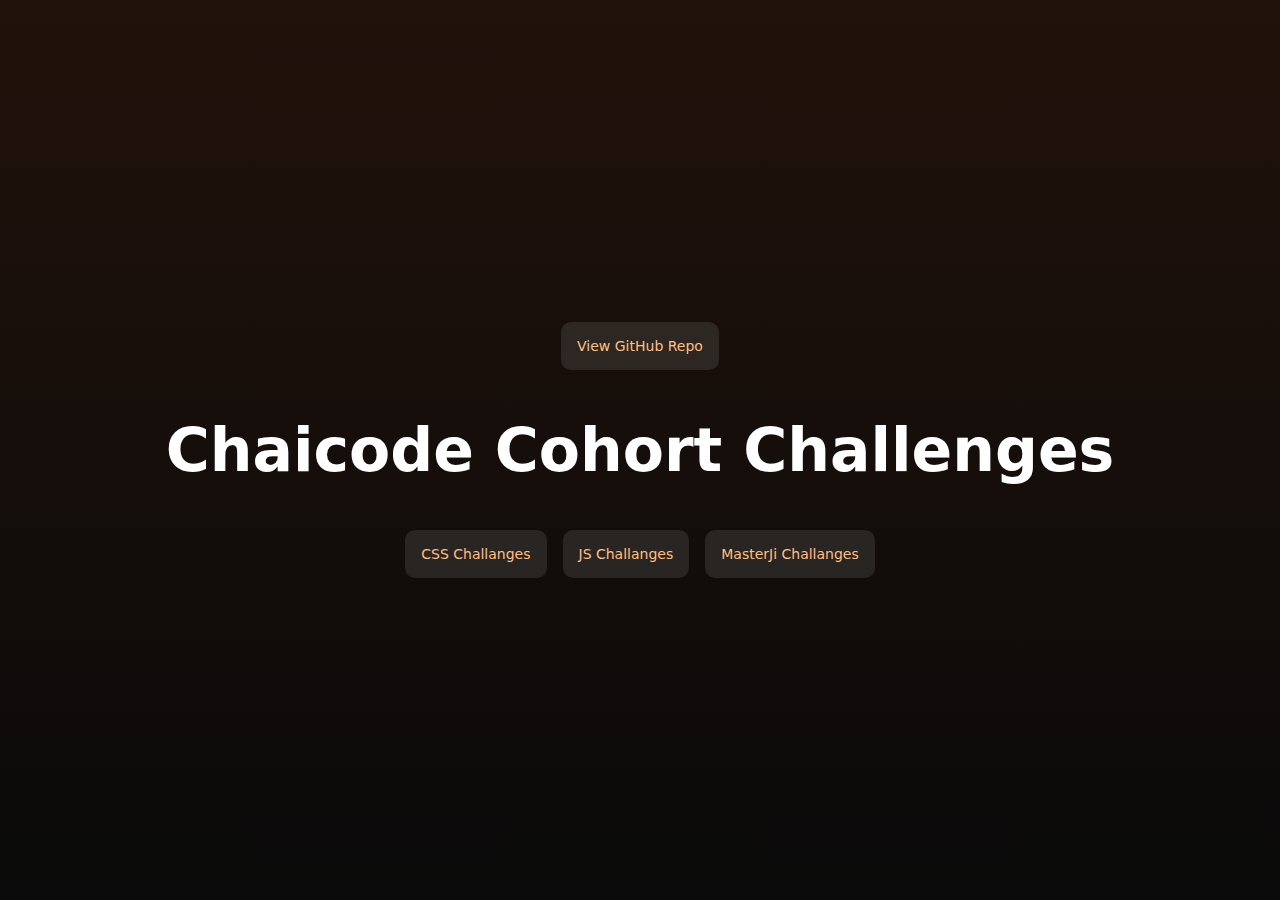
<file: index.html>
<!DOCTYPE html>
<html lang="en">

<head>
    <meta charset="UTF-8" />
    <meta name="viewport" content="width=device-width, initial-scale=1.0" />
    <title>Chaicode Cohort Challenges</title>
    <link rel="stylesheet" href="styles.css" />
</head>

<body>
    <main class="main">
        <div class="btns">
            <a href="https://github.com/ManjeetSingh-02/chaicode-cohort-projects" target="_blank">View GitHub Repo</a>
        </div>
        <h1 class="heading">Chaicode Cohort Challenges</h1>
        <div class="btns">
            <a href="./CSS/">CSS Challanges</a>
            <a href="./JS/">JS Challanges</a>
            <a href="./MasterJi/">MasterJi Challanges</a>
        </div>
    </main>
</body>

</html>
</file>
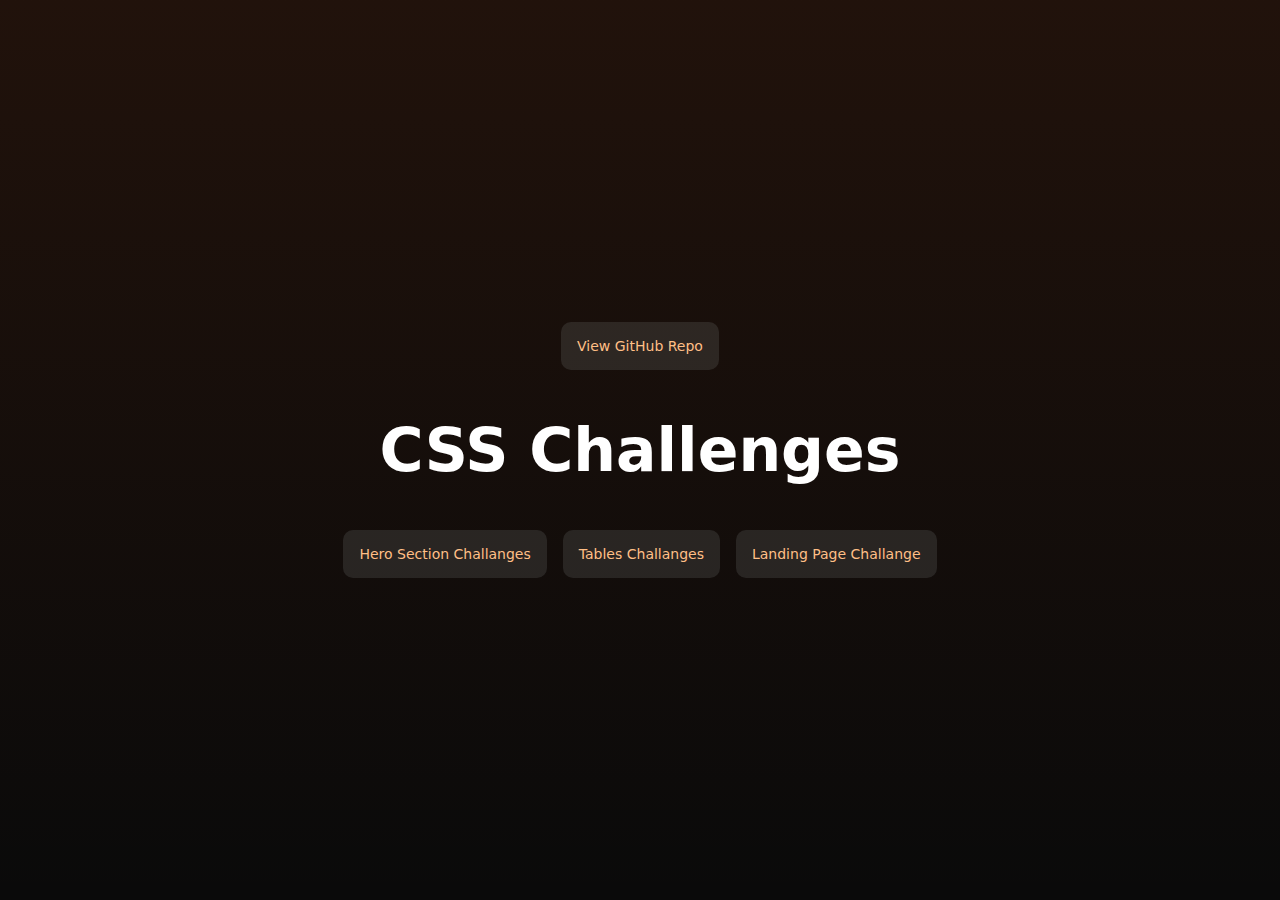
<file: CSS/index.html>
<!DOCTYPE html>
<html lang="en">

<head>
    <meta charset="UTF-8" />
    <meta name="viewport" content="width=device-width, initial-scale=1.0" />
    <title>CSS Challenges</title>
    <link rel="stylesheet" href="styles.css" />
</head>

<body>
    <main class="main">
        <div class="btns">
            <a href="https://github.com/ManjeetSingh-02/chaicode-cohort-projects" target="_blank">View GitHub Repo</a>
        </div>
        <h1 class="heading">CSS Challenges</h1>
        <div class="btns">
            <a href="./Hero/">Hero Section Challanges</a>
            <a href="./Tables/">Tables Challanges</a>
            <a href="./Landing-Page/">Landing Page Challange</a>
        </div>
    </main>
</body>

</html>
</file>
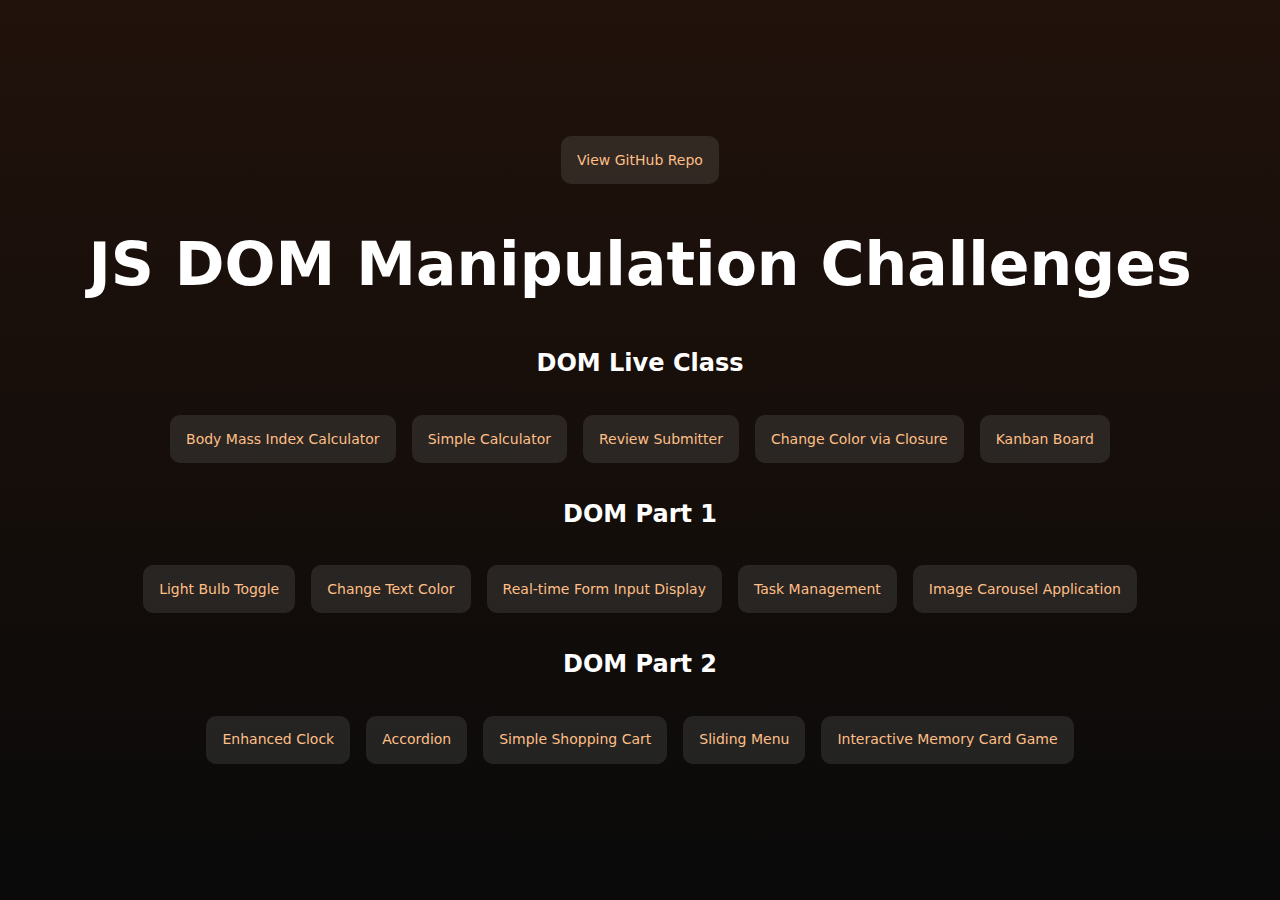
<file: JS/index.html>
<!DOCTYPE html>
<html lang="en">

<head>
    <meta charset="UTF-8" />
    <meta name="viewport" content="width=device-width, initial-scale=1.0" />
    <title>JS Challenges</title>
    <link rel="stylesheet" href="styles.css" />
</head>

<body>
    <main class="main">
        <div class="btns">
            <a href="https://github.com/ManjeetSingh-02/chaicode-cohort-projects" target="_blank">View GitHub Repo</a>
        </div>
        <h1 class="heading">JS DOM Manipulation Challenges</h1>
        <h2>DOM Live Class</h2>
        <div class="btns">
            <a href="./BMI/">Body Mass Index Calculator</a>
            <a href="./Calculator/">Simple Calculator</a>
            <a href="./ReviewSubmitter/">Review Submitter</a>
            <a href="./ColorChange/">Change Color via Closure</a>
            <a href="./KanBanBoard/">Kanban Board</a>
        </div>
        <h2>DOM Part 1</h2>
        <div class="btns">
            <a href="./challenge-1/">Light Bulb Toggle</a>
            <a href="./challenge-2/">Change Text Color</a>
            <a href="./challenge-3/">Real-time Form Input Display</a>
            <a href="./challenge-4/">Task Management</a>
            <a href="./challenge-5/">Image Carousel Application</a>
        </div>
        <h2>DOM Part 2</h2>
        <div class="btns">
            <a href="./challenge-6/">Enhanced Clock</a>
            <a href="./challenge-7/">Accordion</a>
            <a href="./challenge-8/">Simple Shopping Cart</a>
            <a href="./challenge-9/">Sliding Menu</a>
            <a href="./challenge-10/">Interactive Memory Card Game</a>
        </div>
    </main>
</body>

</html>
</file>
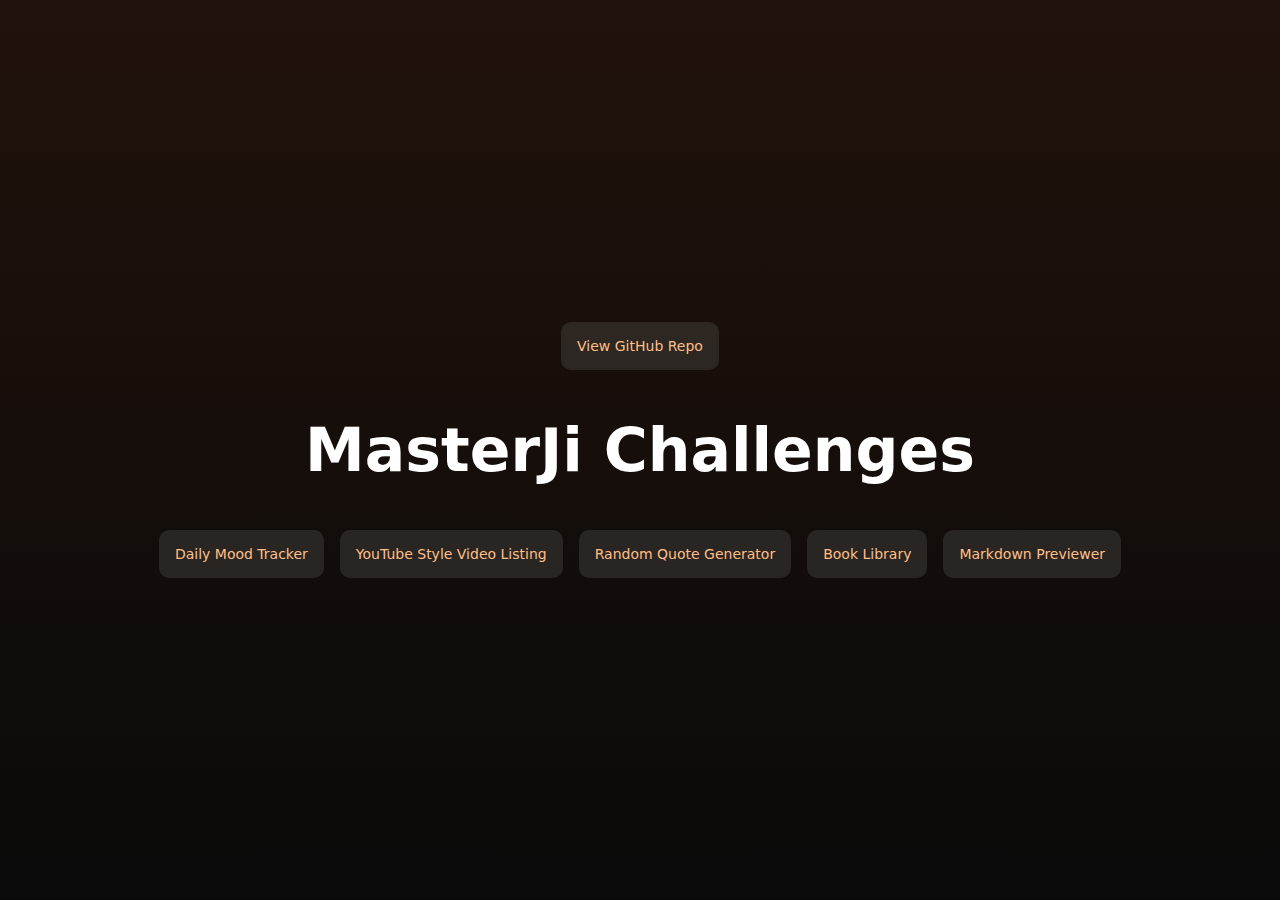
<file: MasterJi/index.html>
<!DOCTYPE html>
<html lang="en">

<head>
    <meta charset="UTF-8" />
    <meta name="viewport" content="width=device-width, initial-scale=1.0" />
    <title>MasterJi Challenges</title>
    <link rel="stylesheet" href="styles.css" />
</head>

<body>
    <main class="main">
        <div class="btns">
            <a href="https://github.com/ManjeetSingh-02/chaicode-cohort-projects" target="_blank">View GitHub Repo</a>
        </div>
        <h1 class="heading">MasterJi Challenges</h1>
        <div class="btns">
            <a href="https://manjeetsingh-02.github.io/masterji-daily-mood-tracker/" target="_blank">Daily Mood
                Tracker</a>
            <a href="https://manjeetsingh-02.github.io/masterji-youtube-style-video-listing/" target="_blank">YouTube
                Style Video Listing</a>
            <a href="https://manjeetsingh-02.github.io/masterji-random-quote-generator/" target="_blank">Random Quote
                Generator
            </a>
            <a href="https://manjeetsingh-02.github.io/masterji-book-library/" target="_blank">Book Library</a>
            <a href="https://manjeetsingh-02.github.io/masterji-markdown-previewer/" target="_blank">Markdown
                Previewer</a>
        </div>
    </main>
</body>

</html>
</file>
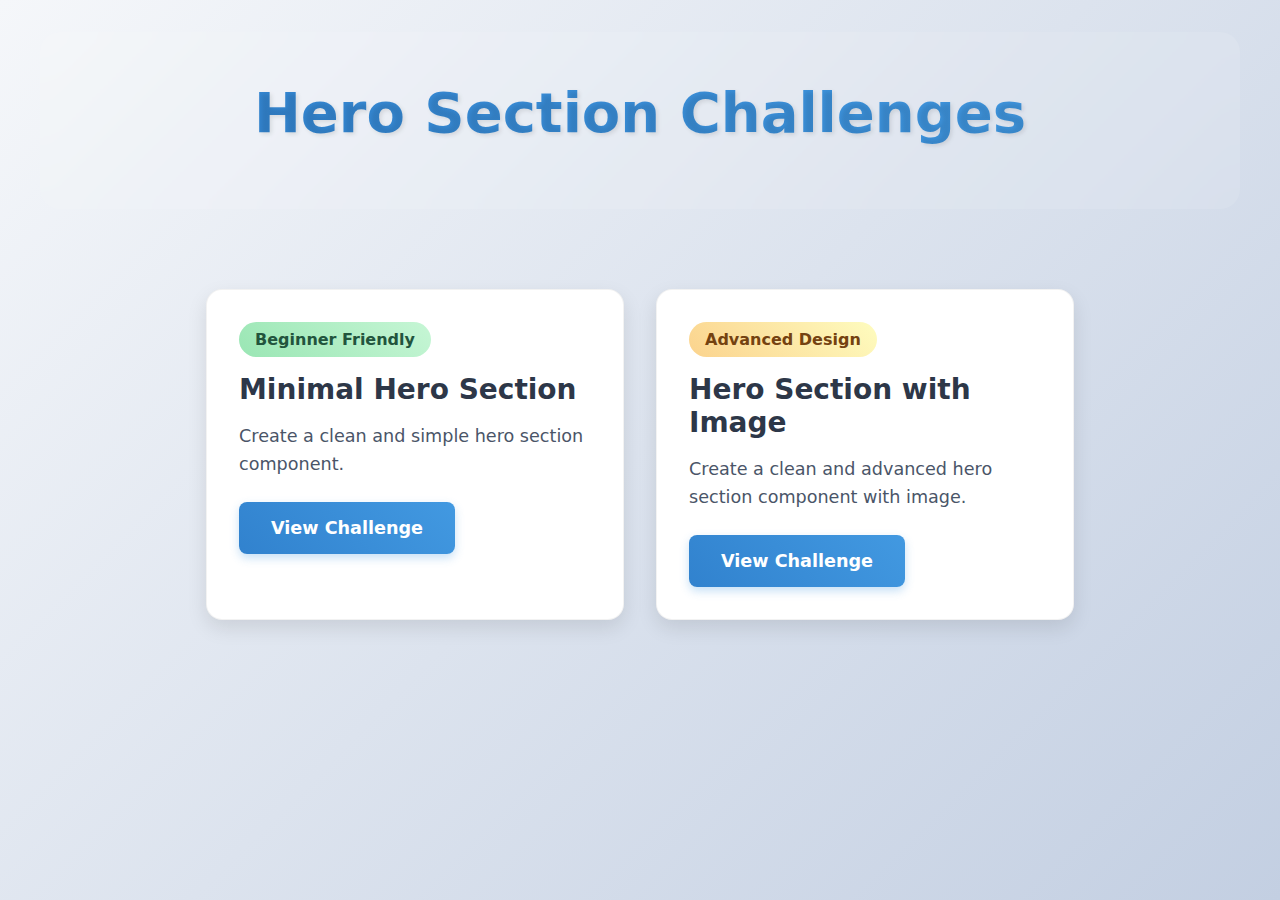
<file: CSS/Hero/index.html>
<!DOCTYPE html>
<html lang="en">

<head>
    <meta charset="UTF-8">
    <meta name="viewport" content="width=device-width, initial-scale=1.0">
    <title>Hero Section Challenges</title>
    <link rel="stylesheet" href="style.css">
</head>

<body>
    <div class="container">
        <header class="hero">
            <h1>Hero Section Challenges</h1>
        </header>

        <div class="challenges-grid">
            <div class="challenge-card">
                <span class="level beginner">Beginner Friendly</span>
                <h3>Minimal Hero Section</h3>
                <p>Create a clean and simple hero section component.</p>
                <a href="./challenge-1/" class="btn">View Challenge</a>
            </div>
            
            <div class="challenge-card">
                <span class="level advanced">Advanced Design</span>
                <h3>Hero Section with Image</h3>
                <p>Create a clean and advanced hero section component with image.</p>
                <a href="./challenge-2/" class="btn">View Challenge</a>
            </div>
        </div>
    </div>
</body>

</html>
</file>
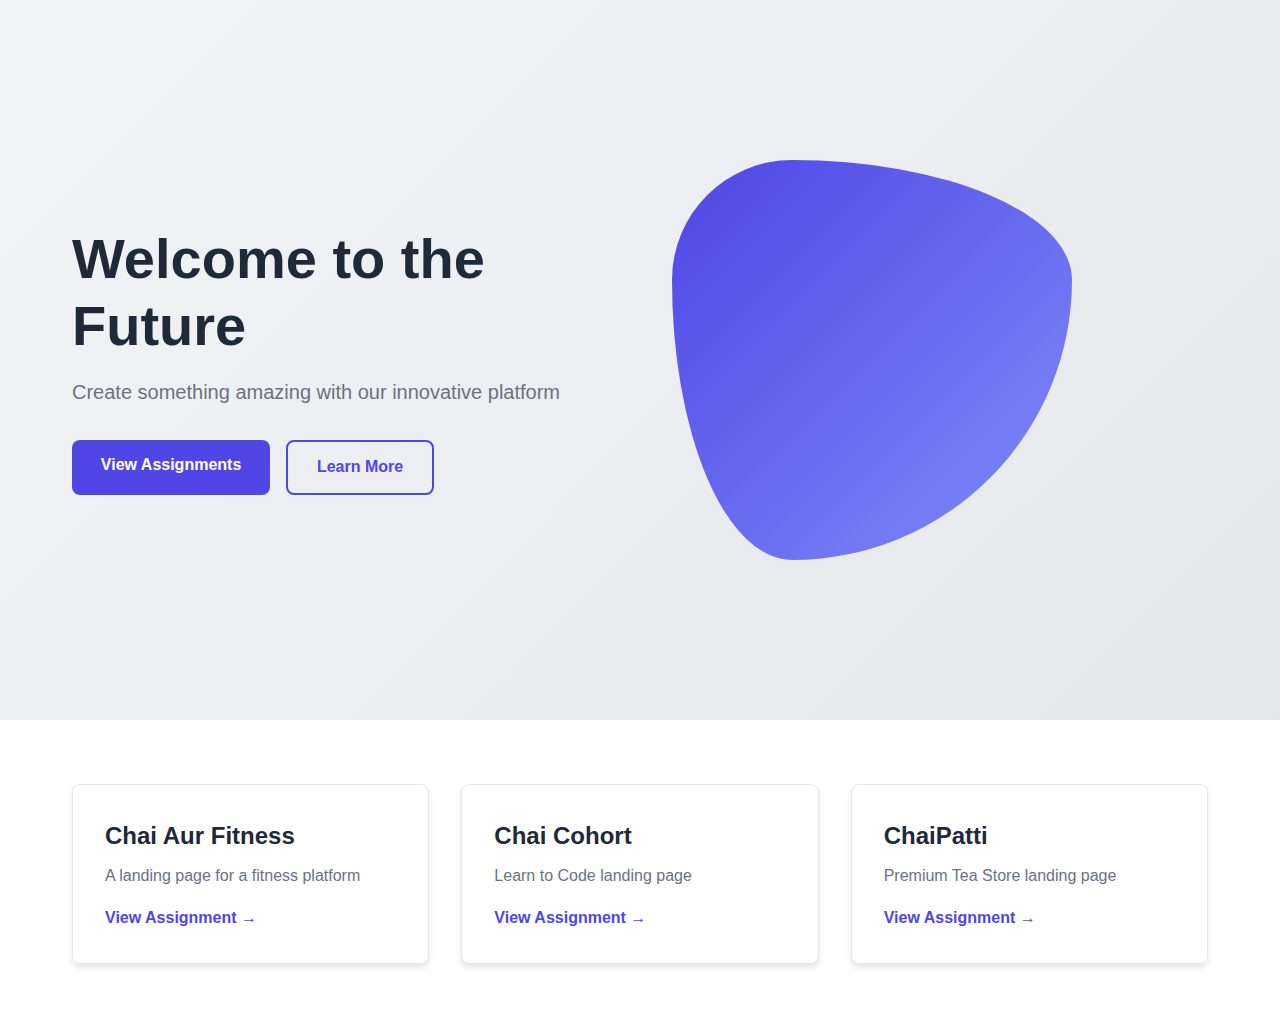
<file: CSS/Landing-Page/index.html>
<!DOCTYPE html>
<html lang="en">

<head>
    <meta charset="UTF-8">
    <meta name="viewport" content="width=device-width, initial-scale=1.0">
    <title>Modern Landing Page</title>
    <link rel="stylesheet" href="styles.css">
</head>

<body>
    <section id="home" class="hero">
        <div class="container">
            <div class="hero-content">
                <h1>Welcome to the Future</h1>
                <p>Create something amazing with our innovative platform</p>
                <div class="cta-buttons">
                    <a href="#assignments" class="btn primary">View Assignments</a>
                    <a href="#" class="btn secondary">Learn More</a>
                </div>
            </div>
            <div class="hero-image">
                <div class="abstract-shape"></div>
            </div>
        </div>
    </section>

    <section id="assignments" class="assignments">
        <div class="container">
            <div class="cards-grid">
                <a href="landing-page-1/index.html" class="card">
                    <div class="card-content">
                        <h2>Chai Aur Fitness</h2>
                        <p>A landing page for a fitness platform</p>
                        <span class="card-link">View Assignment →</span>
                    </div>
                </a>
                <a href="landing-page-2/index.html" class="card">
                    <div class="card-content">
                        <h2>Chai Cohort</h2>
                        <p>Learn to Code landing page</p>
                        <span class="card-link">View Assignment →</span>
                    </div>
                </a>
                <a href="landing-page-3/index.html" class="card">
                    <div class="card-content">
                        <h2>ChaiPatti</h2>
                        <p>Premium Tea Store landing page</p>
                        <span class="card-link">View Assignment →</span>
                    </div>
                </a>
            </div>
        </div>
    </section>
</body>

</html>
</file>
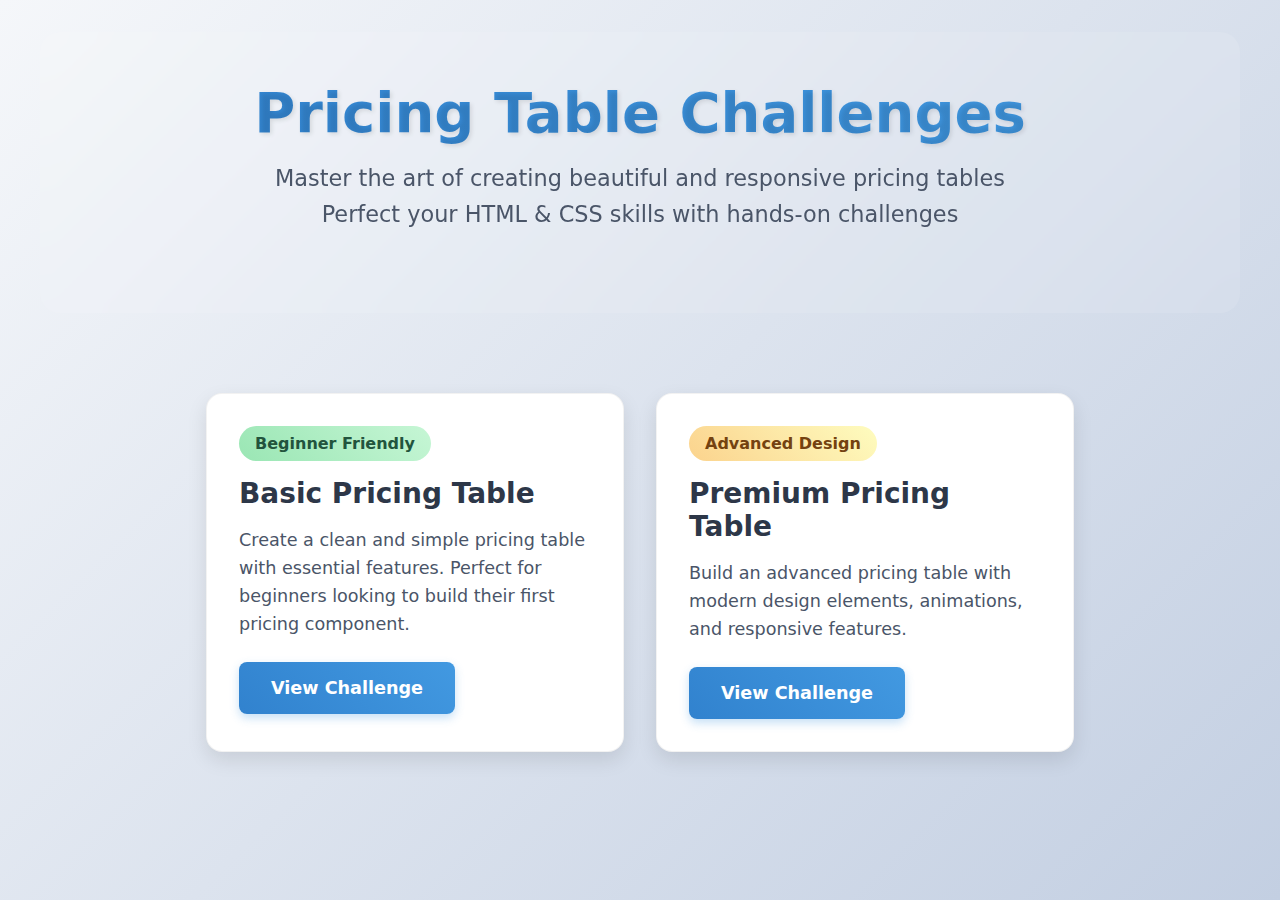
<file: CSS/Tables/index.html>
<!DOCTYPE html>
<html lang="en">
<head>
    <meta charset="UTF-8">
    <meta name="viewport" content="width=device-width, initial-scale=1.0">
    <title>Pricing Table Challenges | Chaicode</title>
    <link rel="stylesheet" href="style.css">
</head>
<body>
    <div class="container">
        <header class="hero">
            <h1>Pricing Table Challenges</h1>
            <p class="subtitle">Master the art of creating beautiful and responsive pricing tables<br>Perfect your HTML & CSS skills with hands-on challenges</p>
        </header>

        <div class="challenges-grid">
            <div class="challenge-card">
                <span class="level beginner">Beginner Friendly</span>
                <h3>Basic Pricing Table</h3>
                <p>Create a clean and simple pricing table with essential features. Perfect for beginners looking to build their first pricing component.</p>
                <a href="pricing-table-1/" class="btn">View Challenge</a>
            </div>

            <div class="challenge-card">
                <span class="level advanced">Advanced Design</span>
                <h3>Premium Pricing Table</h3>
                <p>Build an advanced pricing table with modern design elements, animations, and responsive features.</p>
                <a href="pricing-table-2/" class="btn">View Challenge</a>
            </div>
        </div>
    </div>
</body>
</html>
</file>
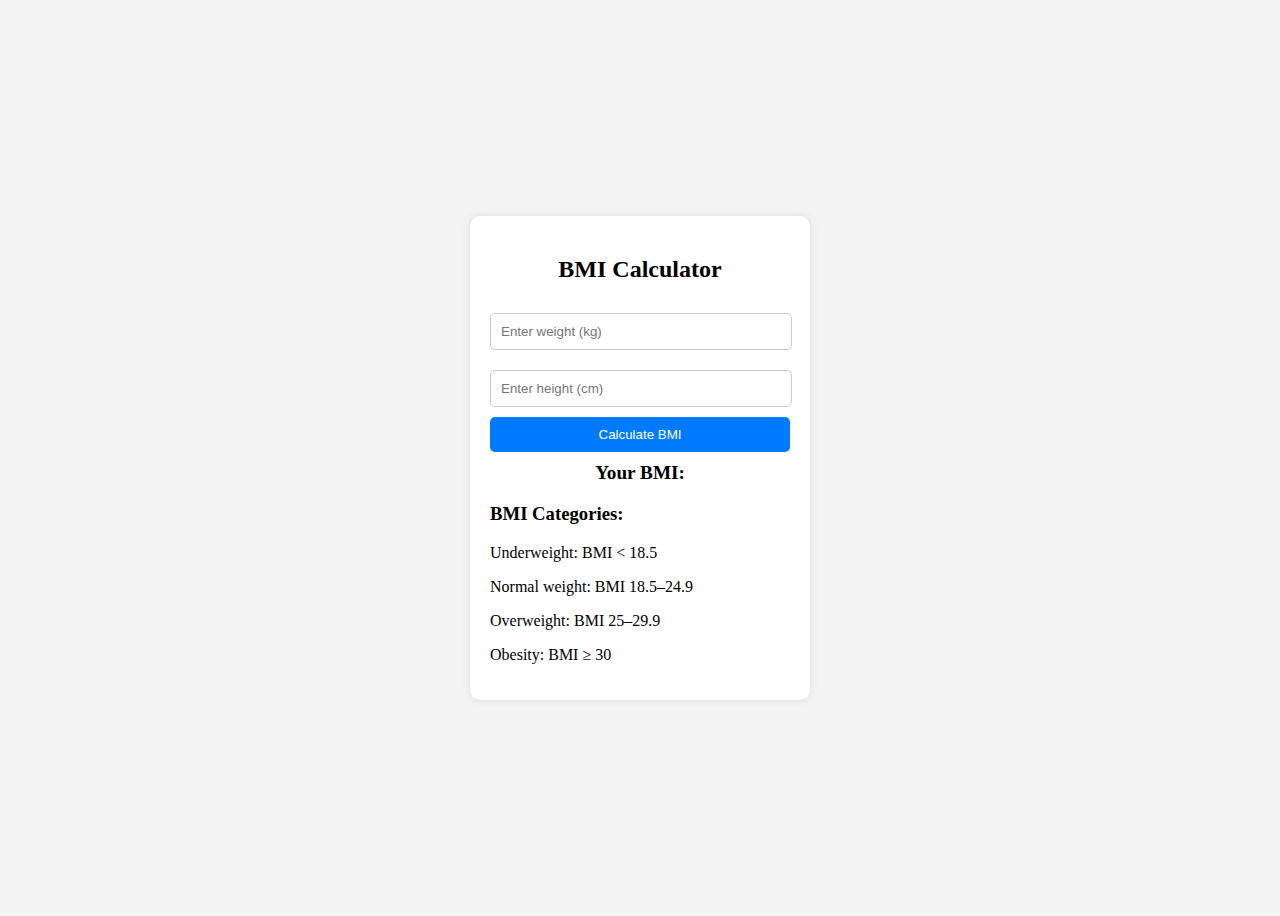
<file: JS/BMI/index.html>
<!DOCTYPE html>
<html lang="en">

<head>
    <meta charset="UTF-8">
    <meta name="viewport" content="width=device-width, initial-scale=1.0">
    <title>BMI Calculator</title>
    <link rel="stylesheet" href="style.css">
</head>

<body>
    <div class="bmi-calculator">
        <h2>BMI Calculator</h2>
        <input type="number" id="weight" placeholder="Enter weight (kg)">
        <input type="number" id="height" placeholder="Enter height (cm)">
        <button id="calculate" onclick="calculateBMI()">Calculate BMI</button>
        <div class="result" id="bmi-result">Your BMI: </div>
        <div class="bmi-range">
            <h3>BMI Categories:</h3>
            <p>Underweight: BMI &lt; 18.5</p>
            <p>Normal weight: BMI 18.5–24.9</p>
            <p>Overweight: BMI 25–29.9</p>
            <p>Obesity: BMI ≥ 30</p>
        </div>
    </div>
    <script src="script.js"></script>
</body>

</html>
</file>
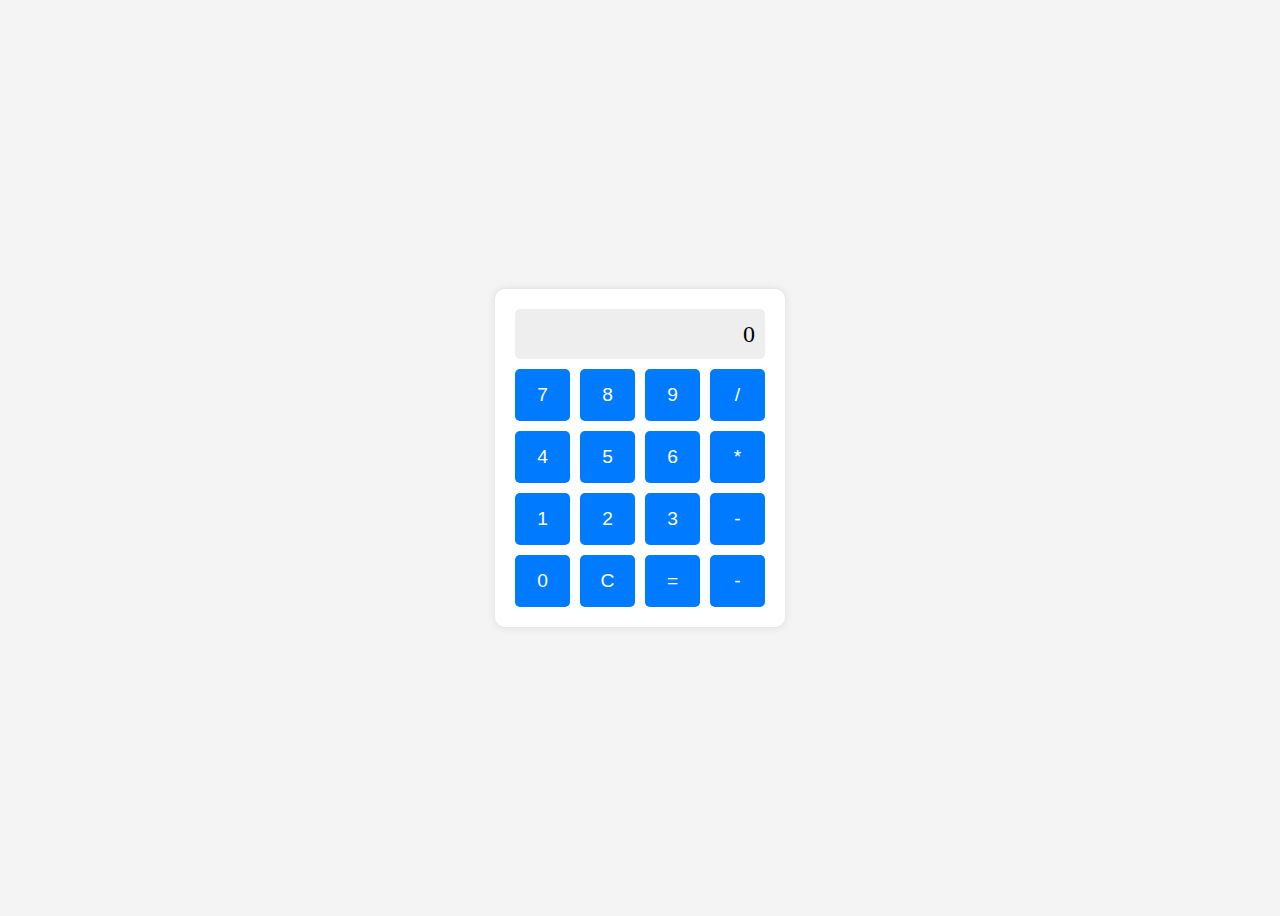
<file: JS/Calculator/index.html>
<!DOCTYPE html>
<html lang="en">

<head>
    <meta charset="UTF-8">
    <meta name="viewport" content="width=device-width, initial-scale=1.0">
    <title>Simple Calculator</title>
    <link rel="stylesheet" href="style.css">
</head>

<body>
    <div class="calculator">
        <div id="display" class="display">0</div>
        <div class="buttons">
            <button onclick="input(7)">7</button>
            <button onclick="input(8)">8</button>
            <button onclick="input(9)">9</button>
            <button onclick="operation('/')">/</button>
            <button onclick="input(4)">4</button>
            <button onclick="input(5)">5</button>
            <button onclick="input(6)">6</button>
            <button onclick="operation('*')">*</button>
            <button onclick="input(1)">1</button>
            <button onclick="input(2)">2</button>
            <button onclick="input(3)">3</button>
            <button onclick="operation('-')">-</button>
            <button onclick="input(0)">0</button>
            <button onclick="clearDisplay()">C</button>
            <button onclick="calculate()">=</button>
            <button onclick="operation('+')">-</button>
        </div>
    </div>
    <script src="script.js"></script>
</body>

</html>
</file>
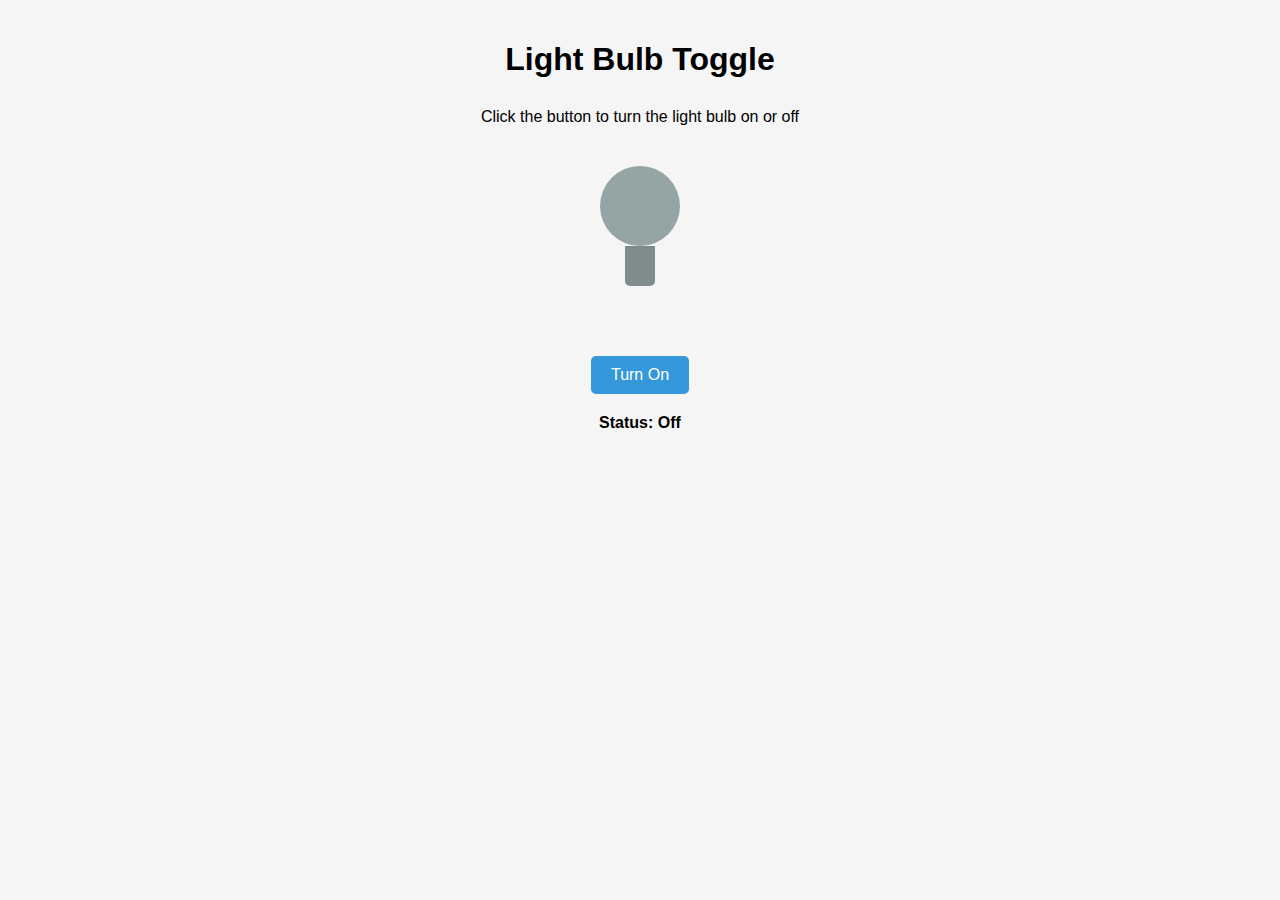
<file: JS/challenge-1/index.html>
<!DOCTYPE html>
<html lang="en">
  <head>
    <meta charset="UTF-8" />
    <meta name="viewport" content="width=device-width, initial-scale=1.0" />
    <title>Light Bulb Toggle</title>
    <link rel="stylesheet" href="styles.css" />
  </head>
  <body id="body">
    <h1>Light Bulb Toggle</h1>
    <p>Click the button to turn the light bulb on or off</p>

    <div class="bulb-container">
      <div id="bulb" class="bulb off"></div>
      <div class="bulb-base"></div>
    </div>

    <button id="toggleButton">Turn On</button>

    <p id="status" class="switch-status">Status: Off</p>

    <script src="app.js"></script>
  </body>
</html>
</file>
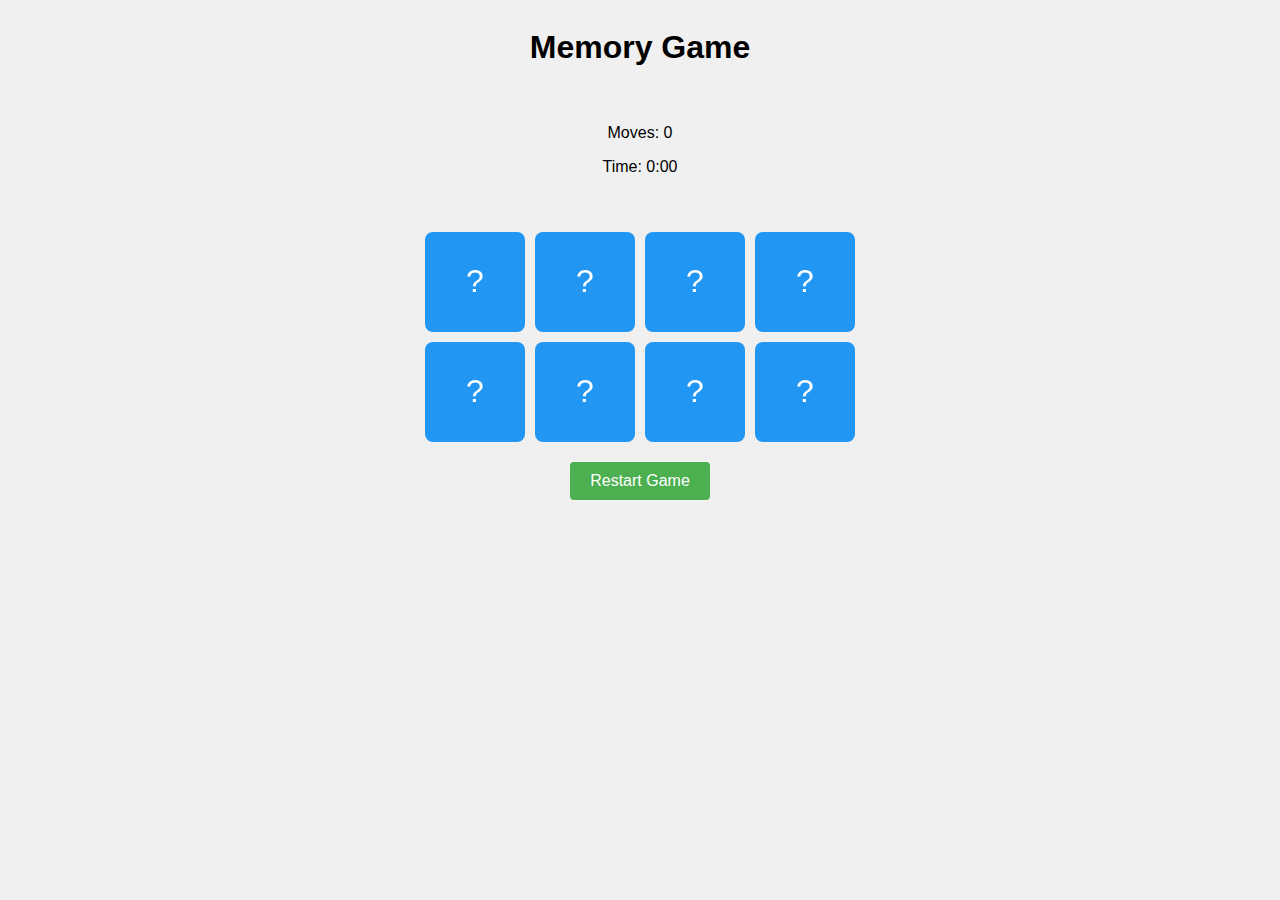
<file: JS/challenge-10/index.html>
<!DOCTYPE html>
<html lang="en">
  <head>
    <meta charset="UTF-8" />
    <meta name="viewport" content="width=device-width, initial-scale=1.0" />
    <title>Memory Card Game</title>
    <link rel="stylesheet" href="styles.css" />
  </head>
  <body>
    <h1>Memory Game</h1>
    <div class="stats">
      <p>Moves: <span id="moves">0</span></p>
      <p>Time: <span id="time">0:00</span></p>
    </div>
    <div class="game-container" id="gameContainer"></div>
    <button onclick="restartGame()">Restart Game</button>

    <script src="app.js"></script>
  </body>
</html>
</file>
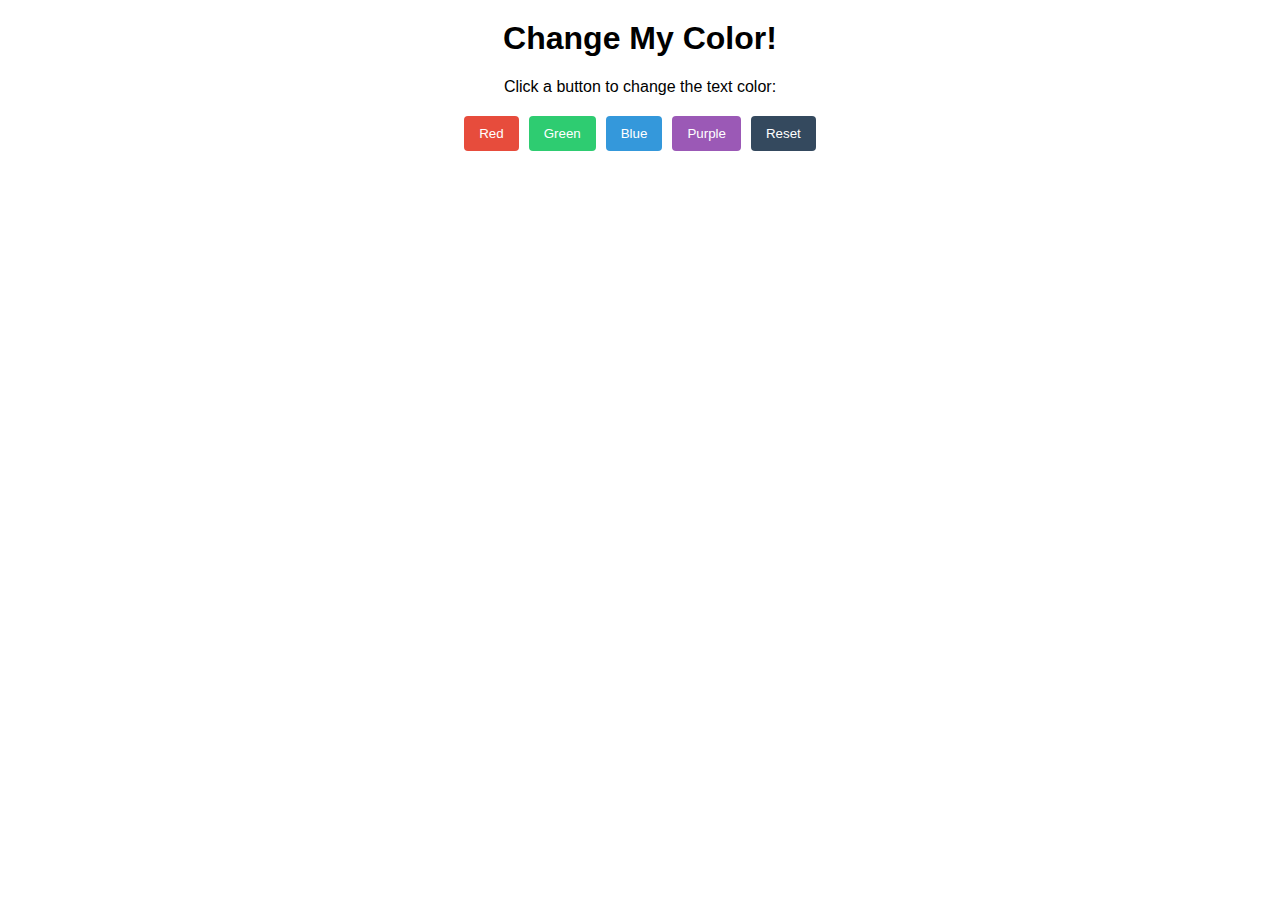
<file: JS/challenge-2/index.html>
<html lang="en">
  <head>
    <meta charset="UTF-8" />
    <meta name="viewport" content="width=device-width, initial-scale=1.0" />
    <title>Change Text Color</title>
    <link rel="stylesheet" href="styles.css" />
  </head>
  <body>
    <h1 id="mainHeading">Change My Color!</h1>
    <p>Click a button to change the text color:</p>

    <div class="color-buttons">
      <button id="redButton">Red</button>
      <button id="greenButton">Green</button>
      <button id="blueButton">Blue</button>
      <button id="purpleButton">Purple</button>
      <button id="resetButton">Reset</button>
    </div>

    <script src="app.js"></script>
  </body>
</html>
</file>
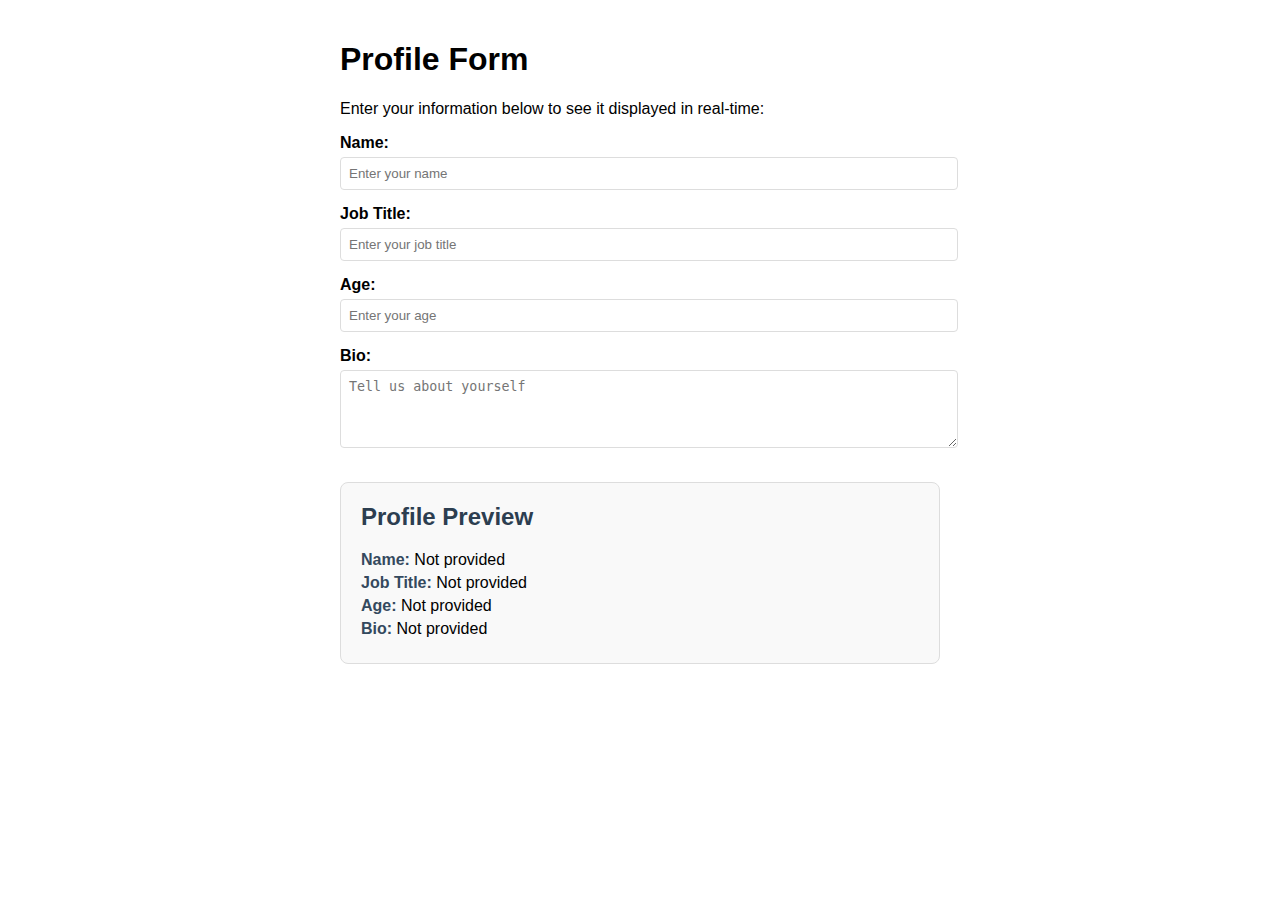
<file: JS/challenge-3/index.html>
<!DOCTYPE html>
<html lang="en">
  <head>
    <meta charset="UTF-8" />
    <meta name="viewport" content="width=device-width, initial-scale=1.0" />
    <title>Real-time Form Input Display</title>
    <link rel="stylesheet" href="styles.css" />
  </head>
  <body>
    <h1>Profile Form</h1>
    <p>Enter your information below to see it displayed in real-time:</p>

    <div class="form-container">
      <div class="form-group">
        <label for="nameInput">Name:</label>
        <input type="text" id="nameInput" placeholder="Enter your name" />
      </div>

      <div class="form-group">
        <label for="jobInput">Job Title:</label>
        <input type="text" id="jobInput" placeholder="Enter your job title" />
      </div>

      <div class="form-group">
        <label for="ageInput">Age:</label>
        <input
          type="number"
          id="ageInput"
          min="18"
          max="120"
          placeholder="Enter your age"
        />
      </div>

      <div class="form-group">
        <label for="bioInput">Bio:</label>
        <textarea
          id="bioInput"
          rows="4"
          placeholder="Tell us about yourself"
        ></textarea>
      </div>
    </div>

    <div class="preview-card">
      <h2>Profile Preview</h2>
      <div class="profile-info">
        <p><strong>Name:</strong> <span id="nameDisplay">Not provided</span></p>
        <p>
          <strong>Job Title:</strong> <span id="jobDisplay">Not provided</span>
        </p>
        <p><strong>Age:</strong> <span id="ageDisplay">Not provided</span></p>
        <p><strong>Bio:</strong> <span id="bioDisplay">Not provided</span></p>
      </div>
    </div>

    <script src="app.js"></script>
  </body>
</html>
</file>
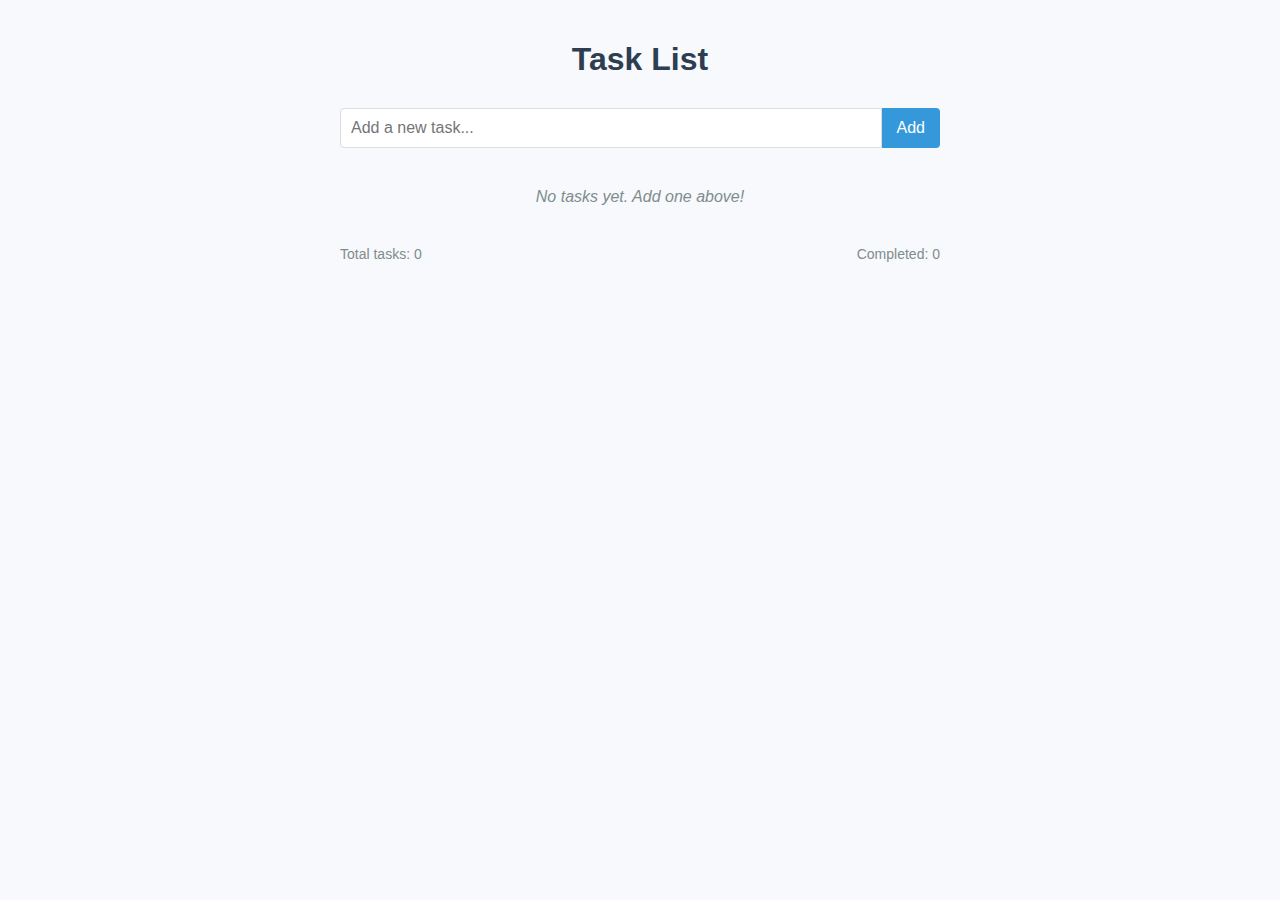
<file: JS/challenge-4/index.html>
<!DOCTYPE html>
<html lang="en">
  <head>
    <meta charset="UTF-8" />
    <meta name="viewport" content="width=device-width, initial-scale=1.0" />
    <title>Task List Application</title>
    <link rel="stylesheet" href="styles.css" />
  </head>
  <body>
    <h1>Task List</h1>

    <div class="task-form">
      <input
        type="text"
        id="taskInput"
        class="task-input"
        placeholder="Add a new task..."
      />
      <button id="addButton" class="add-button">Add</button>
    </div>

    <ul id="taskList" class="task-list">
      <li id="emptyList" class="empty-list">No tasks yet. Add one above!</li>
    </ul>

    <div class="task-stats">
      <span id="totalTasks">Total tasks: 0</span>
      <span id="completedTasks">Completed: 0</span>
    </div>
    <script src="app.js"></script>
  </body>
</html>
</file>
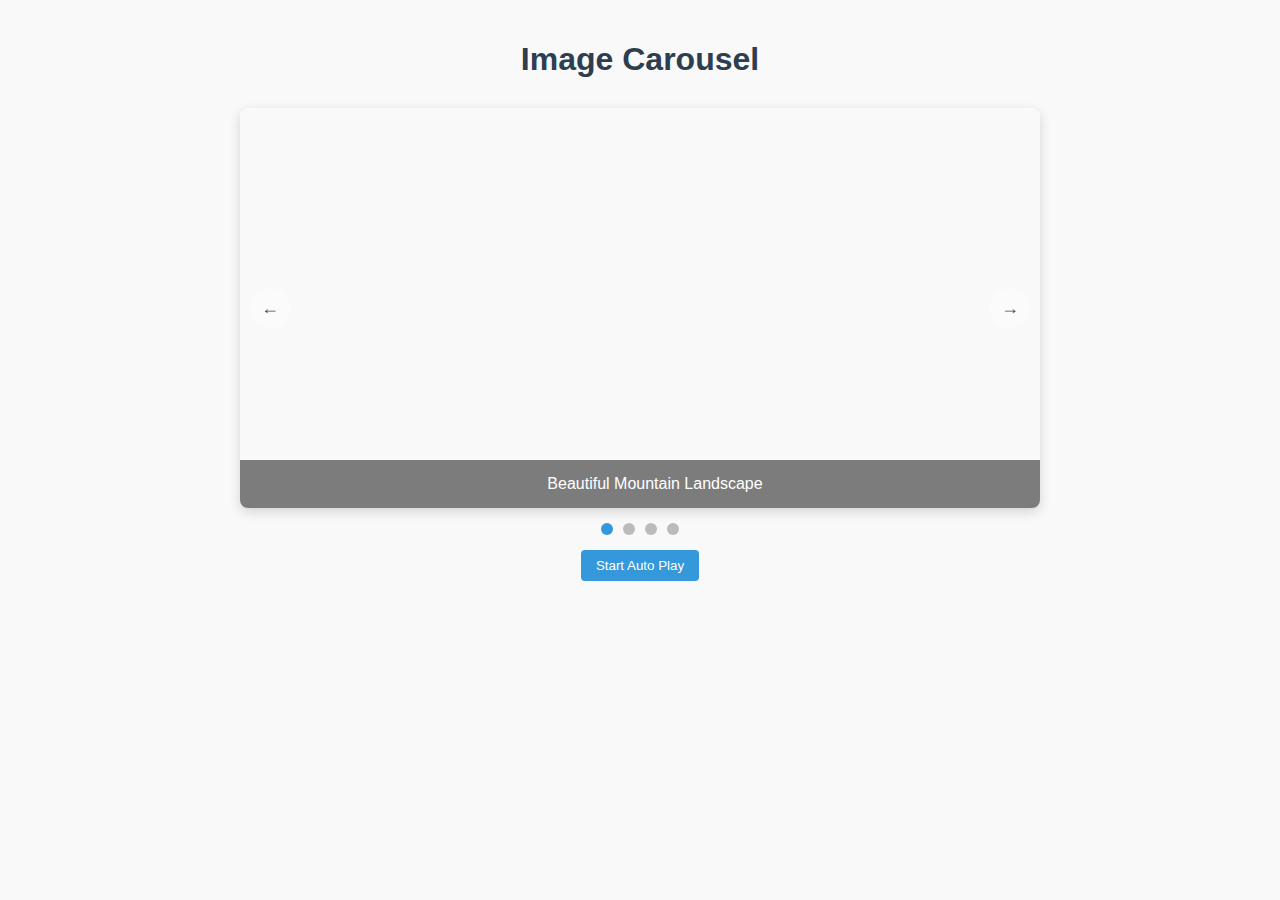
<file: JS/challenge-5/index.html>
<!DOCTYPE html>
<html lang="en">
  <head>
    <meta charset="UTF-8" />
    <meta name="viewport" content="width=device-width, initial-scale=1.0" />
    <title>Image Carousel</title>
    <link rel="stylesheet" href="styles.css" />
  </head>
  <body>
    <h1>Image Carousel</h1>

    <div class="carousel-container" id="carousel">
      <div class="carousel-track" id="carouselTrack">
        <!-- Images will be added dynamically -->
      </div>

      <div class="carousel-caption" id="caption"></div>

      <button class="carousel-button prev-button" id="prevButton">←</button>
      <button class="carousel-button next-button" id="nextButton">→</button>
    </div>

    <div class="carousel-nav" id="carouselNav">
      <!-- Indicators will be added dynamically -->
    </div>

    <div class="auto-play-control">
      <button class="auto-play-button" id="autoPlayButton">
        Start Auto Play
      </button>
      <span id="timerDisplay"></span>
    </div>

    <script src="app.js"></script>
  </body>
</html>
</file>
<file: styles.css>
* {
	margin: 0;
	padding: 0;
	box-sizing: border-box;
}

body {
	font-family: system-ui, -apple-system, BlinkMacSystemFont, 'Segoe UI', Roboto,
		Oxygen, Ubuntu, Cantarell, sans-serif;
	line-height: 1.6;
	color: white;
	background-color: #0a0a0a;
}

.main {
	background: linear-gradient(180deg,
			rgba(236, 89, 21, 0.1) 0%,
			transparent 100%);
	min-height: 100vh;
	padding: 2rem;
	display: flex;
	flex-direction: column;
	justify-content: center;
	align-items: center;
	gap: 2rem;
}

.heading {
	font-weight: 600;
	font-size: 60px;
}

.btns {
	display: flex;
	gap: 1rem;
}

.btns a {
	text-decoration: none;
	color: #ffbf86;
	background: rgba(231, 255, 253, 0.1);
	padding: 0.8rem 1rem;
	border-radius: 10px;
	font-size: 14px;
}
</file>
<file: CSS/styles.css>
* {
	margin: 0;
	padding: 0;
	box-sizing: border-box;
}

body {
	font-family: system-ui, -apple-system, BlinkMacSystemFont, 'Segoe UI', Roboto,
		Oxygen, Ubuntu, Cantarell, sans-serif;
	line-height: 1.6;
	color: white;
	background-color: #0a0a0a;
}

.main {
	background: linear-gradient(180deg,
			rgba(236, 89, 21, 0.1) 0%,
			transparent 100%);
	min-height: 100vh;
	padding: 2rem;
	display: flex;
	flex-direction: column;
	justify-content: center;
	align-items: center;
	gap: 2rem;
}

.heading {
	font-weight: 600;
	font-size: 60px;
}

.btns {
	display: flex;
	gap: 1rem;
}

.btns a {
	text-decoration: none;
	color: #ffbf86;
	background: rgba(231, 255, 253, 0.1);
	padding: 0.8rem 1rem;
	border-radius: 10px;
	font-size: 14px;
}
</file>
<file: JS/styles.css>
* {
	margin: 0;
	padding: 0;
	box-sizing: border-box;
}

body {
	font-family: system-ui, -apple-system, BlinkMacSystemFont, 'Segoe UI', Roboto,
		Oxygen, Ubuntu, Cantarell, sans-serif;
	line-height: 1.6;
	color: white;
	background-color: #0a0a0a;
}

.main {
	background: linear-gradient(180deg,
			rgba(236, 89, 21, 0.1) 0%,
			transparent 100%);
	min-height: 100vh;
	padding: 2rem;
	display: flex;
	flex-direction: column;
	justify-content: center;
	align-items: center;
	gap: 2rem;
}

.heading {
	font-weight: 600;
	font-size: 60px;
}

.btns {
	display: flex;
	gap: 1rem;
}

.btns a {
	text-decoration: none;
	color: #ffbf86;
	background: rgba(231, 255, 253, 0.1);
	padding: 0.8rem 1rem;
	border-radius: 10px;
	font-size: 14px;
}
</file>
<file: MasterJi/styles.css>
* {
	margin: 0;
	padding: 0;
	box-sizing: border-box;
}

body {
	font-family: system-ui, -apple-system, BlinkMacSystemFont, 'Segoe UI', Roboto,
		Oxygen, Ubuntu, Cantarell, sans-serif;
	line-height: 1.6;
	color: white;
	background-color: #0a0a0a;
}

.main {
	background: linear-gradient(180deg,
			rgba(236, 89, 21, 0.1) 0%,
			transparent 100%);
	min-height: 100vh;
	padding: 2rem;
	display: flex;
	flex-direction: column;
	justify-content: center;
	align-items: center;
	gap: 2rem;
}

.heading {
	font-weight: 600;
	font-size: 60px;
}

.btns {
	display: flex;
	gap: 1rem;
}

.btns a {
	text-decoration: none;
	color: #ffbf86;
	background: rgba(231, 255, 253, 0.1);
	padding: 0.8rem 1rem;
	border-radius: 10px;
	font-size: 14px;
}
</file>
<file: CSS/Hero/style.css>
* {
    margin: 0;
    padding: 0;
    box-sizing: border-box;
    font-family: 'Segoe UI', system-ui, sans-serif;
}

body {
    background: linear-gradient(135deg, #f5f7fa 0%, #c3cfe2 100%);
    min-height: 100vh;
    padding: 2rem;
}

.container {
    max-width: 1200px;
    margin: 0 auto;
}

header {
    text-align: center;
    margin-bottom: 4rem;
    padding: 2rem;
}

h1 {
    font-size: 3.5rem;
    color: #2d3748;
    margin-bottom: 1rem;
    background: linear-gradient(45deg, #3182ce, #4299e1);
    -webkit-background-clip: text;
    -webkit-text-fill-color: transparent;
    text-shadow: 2px 2px 4px rgba(0, 0, 0, 0.1);
}

.subtitle {
    color: #4a5568;
    font-size: 1.4rem;
    margin-bottom: 2rem;
    line-height: 1.6;
}

.hero {
    text-align: center;
    margin-bottom: 4rem;
    padding: 3rem;
    background: rgba(255, 255, 255, 0.1);
    border-radius: 20px;
    backdrop-filter: blur(10px);
}

.challenges-grid {
    display: grid;
    grid-template-columns: repeat(auto-fit, minmax(350px, 1fr));
    gap: 2rem;
    padding: 1rem;
    max-width: 900px;
    margin: 0 auto;
}

.challenge-card {
    background: white;
    border-radius: 16px;
    padding: 2rem;
    box-shadow: 0 8px 20px rgba(0, 0, 0, 0.1);
    transition: all 0.3s ease;
    border: 1px solid rgba(0, 0, 0, 0.05);
}

.challenge-card:hover {
    transform: translateY(-5px);
    box-shadow: 0 12px 25px rgba(0, 0, 0, 0.15);
}

.challenge-card h3 {
    color: #2d3748;
    font-size: 1.75rem;
    margin-bottom: 1rem;
}

.challenge-card p {
    color: #4a5568;
    margin-bottom: 1.5rem;
    line-height: 1.6;
    font-size: 1.1rem;
}

.btn {
    display: inline-block;
    padding: 1rem 2rem;
    background: linear-gradient(45deg, #3182ce, #4299e1);
    color: white;
    text-decoration: none;
    border-radius: 8px;
    transition: all 0.3s ease;
    font-weight: 600;
    font-size: 1.1rem;
    box-shadow: 0 4px 10px rgba(66, 153, 225, 0.3);
}

.btn:hover {
    background: linear-gradient(45deg, #2c5282, #3182ce);
    transform: translateY(-2px);
    box-shadow: 0 6px 15px rgba(66, 153, 225, 0.4);
}

.level {
    display: inline-block;
    padding: 0.5rem 1rem;
    border-radius: 20px;
    font-size: 1rem;
    margin-bottom: 1rem;
    font-weight: 600;
}

.beginner {
    background: linear-gradient(45deg, #9ae6b4, #c6f6d5);
    color: #22543d;
}

.advanced {
    background: linear-gradient(45deg, #fbd38d, #fefcbf);
    color: #744210;
}

@media (max-width: 768px) {
    h1 {
        font-size: 2.5rem;
    }

    .challenges-grid {
        grid-template-columns: 1fr;
    }

    .hero {
        padding: 2rem 1rem;
    }

    .subtitle {
        font-size: 1.2rem;
    }
}
</file>
<file: CSS/Tables/style.css>
* {
    margin: 0;
    padding: 0;
    box-sizing: border-box;
    font-family: 'Segoe UI', system-ui, sans-serif;
}

body {
    background: linear-gradient(135deg, #f5f7fa 0%, #c3cfe2 100%);
    min-height: 100vh;
    padding: 2rem;
}

.container {
    max-width: 1200px;
    margin: 0 auto;
}

header {
    text-align: center;
    margin-bottom: 4rem;
    padding: 2rem;
}

h1 {
    font-size: 3.5rem;
    color: #2d3748;
    margin-bottom: 1rem;
    background: linear-gradient(45deg, #3182ce, #4299e1);
    -webkit-background-clip: text;
    -webkit-text-fill-color: transparent;
    text-shadow: 2px 2px 4px rgba(0, 0, 0, 0.1);
}

.subtitle {
    color: #4a5568;
    font-size: 1.4rem;
    margin-bottom: 2rem;
    line-height: 1.6;
}

.hero {
    text-align: center;
    margin-bottom: 4rem;
    padding: 3rem;
    background: rgba(255, 255, 255, 0.1);
    border-radius: 20px;
    backdrop-filter: blur(10px);
}

.challenges-grid {
    display: grid;
    grid-template-columns: repeat(auto-fit, minmax(350px, 1fr));
    gap: 2rem;
    padding: 1rem;
    max-width: 900px;
    margin: 0 auto;
}

.challenge-card {
    background: white;
    border-radius: 16px;
    padding: 2rem;
    box-shadow: 0 8px 20px rgba(0, 0, 0, 0.1);
    transition: all 0.3s ease;
    border: 1px solid rgba(0, 0, 0, 0.05);
}

.challenge-card:hover {
    transform: translateY(-5px);
    box-shadow: 0 12px 25px rgba(0, 0, 0, 0.15);
}

.challenge-card h3 {
    color: #2d3748;
    font-size: 1.75rem;
    margin-bottom: 1rem;
}

.challenge-card p {
    color: #4a5568;
    margin-bottom: 1.5rem;
    line-height: 1.6;
    font-size: 1.1rem;
}

.btn {
    display: inline-block;
    padding: 1rem 2rem;
    background: linear-gradient(45deg, #3182ce, #4299e1);
    color: white;
    text-decoration: none;
    border-radius: 8px;
    transition: all 0.3s ease;
    font-weight: 600;
    font-size: 1.1rem;
    box-shadow: 0 4px 10px rgba(66, 153, 225, 0.3);
}

.btn:hover {
    background: linear-gradient(45deg, #2c5282, #3182ce);
    transform: translateY(-2px);
    box-shadow: 0 6px 15px rgba(66, 153, 225, 0.4);
}

.level {
    display: inline-block;
    padding: 0.5rem 1rem;
    border-radius: 20px;
    font-size: 1rem;
    margin-bottom: 1rem;
    font-weight: 600;
}

.beginner {
    background: linear-gradient(45deg, #9ae6b4, #c6f6d5);
    color: #22543d;
}

.advanced {
    background: linear-gradient(45deg, #fbd38d, #fefcbf);
    color: #744210;
}

@media (max-width: 768px) {
    h1 {
        font-size: 2.5rem;
    }

    .challenges-grid {
        grid-template-columns: 1fr;
    }

    .hero {
        padding: 2rem 1rem;
    }

    .subtitle {
        font-size: 1.2rem;
    }
}
</file>
<file: JS/BMI/style.css>
body {
    display: flex;
    justify-content: center;
    align-items: center;
    height: 100vh;
    background-color: #f4f4f4;
}

.bmi-calculator {
    width: 300px;
    padding: 20px;
    background: white;
    box-shadow: 0px 0px 10px rgba(0, 0, 0, 0.1);
    border-radius: 10px;
    text-align: center;
}

input {
    width: calc(100% - 20px);
    padding: 10px;
    margin: 10px 0;
    border: 1px solid #ccc;
    border-radius: 5px;
}

button {
    width: 100%;
    padding: 10px;
    background: #007bff;
    color: white;
    border: none;
    border-radius: 5px;
    cursor: pointer;
}

button:hover {
    background: #0056b3;
}

.result {
    margin-top: 10px;
    font-size: 1.2rem;
    font-weight: bold;
}

.bmi-range {
    margin-top: 15px;
    font-size: 1rem;
    text-align: left;
}
</file>
<file: JS/Calculator/style.css>
body {
    display: flex;
    justify-content: center;
    align-items: center;
    height: 100vh;
    background-color: #f4f4f4;
}

.calculator {
    width: 250px;
    padding: 20px;
    background: white;
    box-shadow: 0px 0px 10px rgba(0, 0, 0, 0.1);
    border-radius: 10px;
    text-align: center;
}

.display {
    width: calc(100% - 20px);
    height: 50px;
    background: #eee;
    text-align: right;
    font-size: 1.5rem;
    line-height: 50px;
    padding: 0 10px;
    border-radius: 5px;
    margin-bottom: 10px;
    overflow: hidden;
    white-space: nowrap;
}

.buttons {
    display: grid;
    grid-template-columns: repeat(4, 1fr);
    gap: 10px;
}

button {
    padding: 15px;
    font-size: 1.2rem;
    background: #007bff;
    color: white;
    border: none;
    border-radius: 5px;
    cursor: pointer;
}

button:hover {
    background: #0056b3;
}
</file>
<file: JS/challenge-1/styles.css>
body {
  font-family: Arial, sans-serif;
  max-width: 600px;
  margin: 0 auto;
  padding: 20px;
  text-align: center;
  background-color: #f5f5f5;
  transition: background-color 0.3s ease;
}

.dark-mode {
  background-color: #333;
  color: white;
}

h1 {
  margin-bottom: 30px;
}

.bulb-container {
  margin: 40px auto;
  position: relative;
  width: 100px;
  height: 150px;
}

.bulb {
  width: 80px;
  height: 80px;
  background-color: #f1c40f;
  border-radius: 50%;
  position: absolute;
  top: 0;
  left: 50%;
  transform: translateX(-50%);
  box-shadow: 0 0 50px rgba(241, 196, 15, 0.5);
  transition: all 0.3s ease;
}

.bulb.off {
  background-color: #95a5a6;
  box-shadow: none;
}

.bulb-base {
  width: 30px;
  height: 40px;
  background-color: #7f8c8d;
  position: absolute;
  top: 80px;
  left: 50%;
  transform: translateX(-50%);
  border-radius: 0 0 5px 5px;
}

button {
  padding: 10px 20px;
  background-color: #3498db;
  color: white;
  border: none;
  border-radius: 5px;
  cursor: pointer;
  font-size: 16px;
  transition: background-color 0.3s;
}

button:hover {
  background-color: #2980b9;
}

.switch-status {
  margin-top: 20px;
  font-weight: bold;
}
</file>
<file: JS/challenge-10/styles.css>
body {
  font-family: Arial, sans-serif;
  display: flex;
  flex-direction: column;
  align-items: center;
  background: #f0f0f0;
}

.game-container {
  display: grid;
  grid-template-columns: repeat(4, 1fr);
  gap: 10px;
  margin: 20px;
  perspective: 1000px;
}

.card {
  width: 100px;
  height: 100px;
  position: relative;
  transform-style: preserve-3d;
  transition: transform 0.5s;
  cursor: pointer;
}

.card.flipped {
  transform: rotateY(180deg);
}

.card-front,
.card-back {
  position: absolute;
  width: 100%;
  height: 100%;
  backface-visibility: hidden;
  display: flex;
  align-items: center;
  justify-content: center;
  font-size: 2em;
  border-radius: 8px;
}

.card-front {
  background: #2196f3;
  color: white;
}

.card-back {
  background: white;
  transform: rotateY(180deg);
  border: 2px solid #2196f3;
}

.stats {
  margin: 20px;
  text-align: center;
}

button {
  padding: 10px 20px;
  font-size: 1em;
  cursor: pointer;
  background: #4caf50;
  color: white;
  border: none;
  border-radius: 4px;
}
</file>
<file: JS/challenge-2/styles.css>
body {
  font-family: Arial, sans-serif;
  max-width: 600px;
  margin: 0 auto;
  padding: 20px;
  text-align: center;
}
h1 {
  transition: color 0.3s ease;
}
.color-buttons {
  display: flex;
  justify-content: center;
  gap: 10px;
  margin: 20px 0;
}
button {
  padding: 10px 15px;
  border: none;
  border-radius: 4px;
  cursor: pointer;
  color: white;
}
#redButton {
  background-color: #e74c3c;
}
#greenButton {
  background-color: #2ecc71;
}
#blueButton {
  background-color: #3498db;
}
#purpleButton {
  background-color: #9b59b6;
}
#resetButton {
  background-color: #34495e;
}
</file>
<file: JS/challenge-3/styles.css>
body {
  font-family: Arial, sans-serif;
  max-width: 600px;
  margin: 0 auto;
  padding: 20px;
}
.form-group {
  margin-bottom: 15px;
}
label {
  display: block;
  margin-bottom: 5px;
  font-weight: bold;
}
input,
textarea,
select {
  width: 100%;
  padding: 8px;
  border: 1px solid #ddd;
  border-radius: 4px;
}
.preview-card {
  margin-top: 30px;
  border: 1px solid #ddd;
  border-radius: 8px;
  padding: 20px;
  background-color: #f9f9f9;
}
h2 {
  margin-top: 0;
  color: #2c3e50;
}
.profile-info p {
  margin: 5px 0;
}
.profile-info strong {
  color: #34495e;
}
</file>
<file: JS/challenge-4/styles.css>
body {
  font-family: 'Segoe UI', Tahoma, Geneva, Verdana, sans-serif;
  max-width: 600px;
  margin: 0 auto;
  padding: 20px;
  background-color: #f7f9fc;
}

h1 {
  color: #2c3e50;
  text-align: center;
  margin-bottom: 30px;
}

.task-form {
  display: flex;
  margin-bottom: 20px;
}

.task-input {
  flex: 1;
  padding: 10px;
  font-size: 16px;
  border: 1px solid #ddd;
  border-radius: 4px 0 0 4px;
}

.add-button {
  padding: 10px 15px;
  background-color: #3498db;
  color: white;
  border: none;
  border-radius: 0 4px 4px 0;
  cursor: pointer;
  font-size: 16px;
}

.add-button:hover {
  background-color: #2980b9;
}

.task-list {
  list-style: none;
  padding: 0;
}

.task-item {
  display: flex;
  align-items: center;
  padding: 12px 15px;
  background-color: white;
  border-radius: 4px;
  margin-bottom: 10px;
  box-shadow: 0 2px 5px rgba(0, 0, 0, 0.1);
  animation: fadeIn 0.3s ease;
}

@keyframes fadeIn {
  from {
    opacity: 0;
    transform: translateY(-10px);
  }
  to {
    opacity: 1;
    transform: translateY(0);
  }
}

.task-text {
  flex: 1;
  margin-left: 10px;
}

.complete-checkbox {
  width: 18px;
  height: 18px;
  cursor: pointer;
}

.task-item.completed .task-text {
  text-decoration: line-through;
  color: #95a5a6;
}

.delete-button {
  background-color: #e74c3c;
  color: white;
  border: none;
  border-radius: 4px;
  padding: 5px 10px;
  cursor: pointer;
  font-size: 14px;
  opacity: 0.8;
  transition: opacity 0.2s;
}

.delete-button:hover {
  opacity: 1;
}

.empty-list {
  text-align: center;
  color: #7f8c8d;
  font-style: italic;
  padding: 20px;
}

.task-stats {
  display: flex;
  justify-content: space-between;
  margin-top: 20px;
  color: #7f8c8d;
  font-size: 14px;
}
</file>
<file: JS/challenge-5/styles.css>
body {
  font-family: 'Segoe UI', Tahoma, Geneva, Verdana, sans-serif;
  max-width: 800px;
  margin: 0 auto;
  padding: 20px;
  background-color: #f9f9f9;
  color: #333;
}

h1 {
  text-align: center;
  margin-bottom: 30px;
  color: #2c3e50;
}

.carousel-container {
  position: relative;
  width: 100%;
  height: 400px;
  overflow: hidden;
  border-radius: 8px;
  box-shadow: 0 4px 12px rgba(0, 0, 0, 0.15);
}

.carousel-track {
  display: flex;
  transition: transform 0.5s ease-in-out;
  height: 100%;
}

.carousel-slide {
  min-width: 100%;
  height: 100%;
  background-position: center;
  background-size: cover;
  background-repeat: no-repeat;
}

.carousel-caption {
  position: absolute;
  bottom: 0;
  left: 0;
  width: 100%;
  background-color: rgba(0, 0, 0, 0.5);
  color: white;
  padding: 15px;
  text-align: center;
}

.carousel-nav {
  display: flex;
  justify-content: center;
  margin-top: 15px;
}

.carousel-indicator {
  width: 12px;
  height: 12px;
  border-radius: 50%;
  background-color: #bbb;
  margin: 0 5px;
  cursor: pointer;
  transition: background-color 0.3s;
}

.carousel-indicator.active {
  background-color: #3498db;
}

.carousel-button {
  position: absolute;
  top: 50%;
  transform: translateY(-50%);
  background-color: rgba(255, 255, 255, 0.7);
  border: none;
  width: 40px;
  height: 40px;
  border-radius: 50%;
  font-size: 18px;
  cursor: pointer;
  display: flex;
  align-items: center;
  justify-content: center;
  opacity: 0.7;
  transition: opacity 0.3s;
}

.carousel-button:hover {
  opacity: 1;
}

.prev-button {
  left: 10px;
}

.next-button {
  right: 10px;
}

.auto-play-control {
  display: flex;
  justify-content: center;
  align-items: center;
  margin-top: 15px;
}

.auto-play-button {
  background-color: #3498db;
  color: white;
  border: none;
  padding: 8px 15px;
  border-radius: 4px;
  cursor: pointer;
  margin: 0 10px;
}

.auto-play-button:hover {
  background-color: #2980b9;
}
</file>
<file: CSS/Landing-Page/styles.css>
/* Modern CSS Reset and Base Styles */
:root {
    --primary-color: #4F46E5;
    --secondary-color: #818CF8;
    --text-color: #1F2937;
    --light-text: #6B7280;
    --background: #ffffff;
    --border-radius: 8px;
    --transition: all 0.3s ease;
}

* {
    margin: 0;
    padding: 0;
    box-sizing: border-box;
}

body {
    font-family: -apple-system, BlinkMacSystemFont, 'Segoe UI', Roboto, Oxygen, Ubuntu, Cantarell, sans-serif;
    line-height: 1.6;
    color: var(--text-color);
    min-height: 100vh;
}

.container {
    max-width: 1200px;
    margin: 0 auto;
    padding: 0 2rem;
}

/* Typography */
h1 {
    font-size: 3.5rem;
    font-weight: 800;
    line-height: 1.2;
    margin-bottom: 1rem;
}

h2 {
    font-size: 1.5rem;
    font-weight: 700;
    margin-bottom: 0.5rem;
}

/* Buttons */
.btn {
    display: inline-block;
    padding: 0.8rem 1.8rem;
    border-radius: var(--border-radius);
    text-decoration: none;
    font-weight: 600;
    transition: var(--transition);
    cursor: pointer;
}

.btn.primary {
    background: var(--primary-color);
    color: white;
}

.btn.primary:hover {
    background: var(--secondary-color);
    transform: translateY(-2px);
}

.btn.secondary {
    background: transparent;
    border: 2px solid var(--primary-color);
    color: var(--primary-color);
}

.btn.secondary:hover {
    background: var(--primary-color);
    color: white;
}

/* Hero Section */
.hero {
    min-height: 80vh;
    display: flex;
    align-items: center;
    background: linear-gradient(135deg, #F3F4F6 0%, #E5E7EB 100%);
}

.hero .container {
    display: grid;
    grid-template-columns: 1fr 1fr;
    gap: 4rem;
    align-items: center;
}

.hero-content {
    max-width: 600px;
}

.hero-content p {
    font-size: 1.25rem;
    color: var(--light-text);
    margin-bottom: 2rem;
}

.cta-buttons {
    display: flex;
    gap: 1rem;
}

.hero-image {
    position: relative;
}

.abstract-shape {
    width: 400px;
    height: 400px;
    background: linear-gradient(135deg, var(--primary-color), var(--secondary-color));
    border-radius: 30% 70% 70% 30% / 30% 30% 70% 70%;
    animation: morphing 15s infinite;
}

@keyframes morphing {
    0% { border-radius: 30% 70% 70% 30% / 30% 30% 70% 70%; }
    25% { border-radius: 58% 42% 75% 25% / 76% 46% 54% 24%; }
    50% { border-radius: 50% 50% 33% 67% / 55% 27% 73% 45%; }
    75% { border-radius: 33% 67% 58% 42% / 63% 68% 32% 37%; }
    100% { border-radius: 30% 70% 70% 30% / 30% 30% 70% 70%; }
}

/* Assignments Section */
.assignments {
    padding: 4rem 0;
    background: var(--background);
}

.cards-grid {
    display: grid;
    grid-template-columns: repeat(auto-fit, minmax(300px, 1fr));
    gap: 2rem;
}

.card {
    background: white;
    border-radius: var(--border-radius);
    box-shadow: 0 4px 6px rgba(0, 0, 0, 0.1);
    overflow: hidden;
    text-decoration: none;
    color: var(--text-color);
    transition: var(--transition);
    border: 1px solid #E5E7EB;
}

.card:hover {
    transform: translateY(-5px);
    box-shadow: 0 8px 15px rgba(0, 0, 0, 0.1);
    border-color: var(--primary-color);
}

.card-content {
    padding: 2rem;
}

.card p {
    color: var(--light-text);
    margin-bottom: 1rem;
}

.card-link {
    color: var(--primary-color);
    font-weight: 600;
    display: inline-block;
    transition: var(--transition);
}

.card:hover .card-link {
    transform: translateX(5px);
}

/* Responsive Design */
@media (max-width: 768px) {
    h1 {
        font-size: 2.5rem;
    }

    .hero .container {
        grid-template-columns: 1fr;
        text-align: center;
    }

    .hero-content {
        margin: 0 auto;
    }

    .cta-buttons {
        justify-content: center;
    }

    .abstract-shape {
        width: 300px;
        height: 300px;
        margin: 0 auto;
    }

    .cards-grid {
        grid-template-columns: 1fr;
        padding: 0 1rem;
    }
}
</file>
